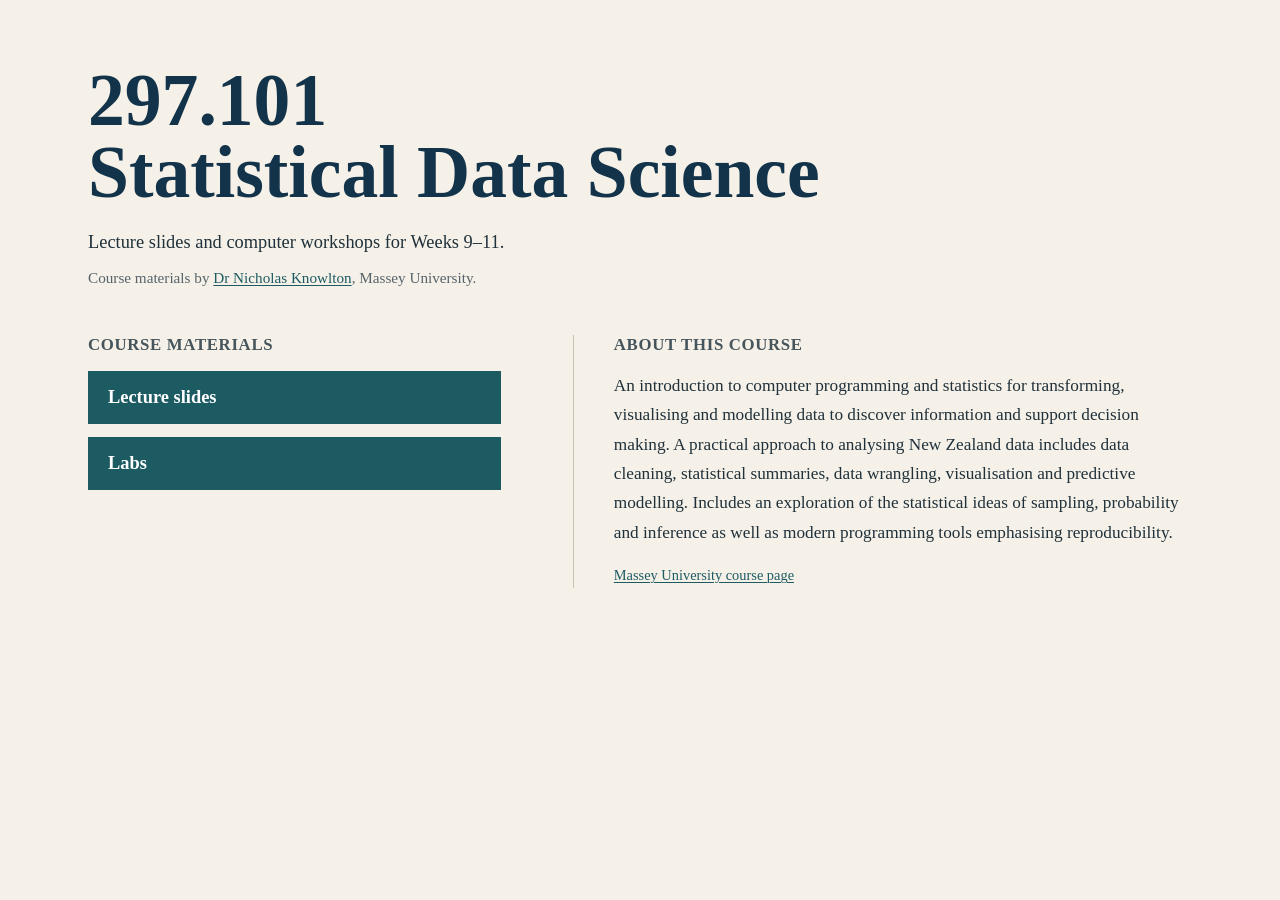
<file: site/index.html>
<!doctype html>
<html lang="en">
  <head>
    <meta charset="utf-8">
    <meta name="viewport" content="width=device-width, initial-scale=1">
    <title>297.101 Statistical Data Science | Dr Nicholas Knowlton</title>
    <meta name="description" content="Lecture slides and computer workshops for 297.101 Statistical Data Science at Massey University, taught by Dr Nicholas Knowlton.">
    <meta name="author" content="Dr Nicholas Knowlton">
    <link rel="canonical" href="https://knowlton.co.nz/297101/">
    <link rel="author" href="https://knowlton.co.nz/">
    <script type="application/ld+json">
      {
        "@context": "https://schema.org",
        "@type": "Course",
        "name": "297.101 Statistical Data Science",
        "description": "An introduction to computer programming and statistics for transforming, visualising and modelling data to discover information and support decision making. A practical approach to analysing New Zealand data includes data cleaning, statistical summaries, data wrangling, visualisation and predictive modelling. Includes an exploration of the statistical ideas of sampling, probability and inference as well as modern programming tools emphasising reproducibility.",
        "url": "https://knowlton.co.nz/297101/",
        "provider": {
          "@type": "CollegeOrUniversity",
          "name": "Massey University",
          "url": "https://www.massey.ac.nz/"
        },
        "author": {
          "@type": "Person",
          "name": "Nicholas Knowlton",
          "url": "https://knowlton.co.nz/",
          "sameAs": [
            "https://orcid.org/0000-0002-7022-3352",
            "https://scholar.google.com/citations?hl=en&user=Bb32KDoAAAAJ",
            "https://www.linkedin.com/in/nsknowlton/",
            "https://github.com/nknowlton",
            "https://www.massey.ac.nz/massey/expertise/profile.cfm?stref=284822",
            "https://profiles.auckland.ac.nz/n-knowlton"
          ]
        }
      }
    </script>
    <style>
      :root {
        color: #20313b;
        background: #f5f1e8;
        font-family: Georgia, serif;
      }

      * { box-sizing: border-box; }

      body {
        max-width: 72rem;
        margin: 0 auto;
        padding: 4rem 1.5rem;
      }

      header {
        max-width: 54rem;
        margin-bottom: 3rem;
      }

      h1 {
        font-size: clamp(2.6rem, 7vw, 4.6rem);
        line-height: 0.98;
        margin: 0;
        color: #12334a;
      }

      .lead {
        font-size: 1.15rem;
        line-height: 1.6;
        margin: 1.25rem 0 0;
      }

      .byline {
        margin: 0.7rem 0 0;
        font-size: 0.95rem;
        color: #56636b;
      }

      .byline a,
      .course-description a {
        color: #1d5b63;
        text-decoration-thickness: 1px;
        text-underline-offset: 0.15em;
      }

      .course-grid {
        display: grid;
        grid-template-columns: minmax(15rem, 0.9fr) minmax(0, 1.35fr);
        gap: clamp(2rem, 6vw, 4.5rem);
        align-items: start;
      }

      h2 {
        margin: 0 0 1rem;
        font-size: 1.05rem;
        letter-spacing: 0.04em;
        text-transform: uppercase;
        color: #46545c;
      }

      nav {
        display: grid;
        gap: 0.8rem;
      }

      nav a {
        display: block;
        background: #1d5b63;
        color: #fff;
        padding: 1rem 1.25rem;
        text-decoration: none;
        font-size: 1.15rem;
        font-weight: 600;
      }

      nav a:hover,
      nav a:focus-visible {
        background: #133f45;
      }

      .course-description {
        border-left: 1px solid #c9c3b8;
        padding-left: clamp(1.5rem, 4vw, 2.5rem);
      }

      .course-description p {
        margin: 0;
        font-size: 1.08rem;
        line-height: 1.7;
      }

      .course-description .source {
        margin-top: 1rem;
        font-size: 0.9rem;
        color: #667179;
      }

      @media (max-width: 720px) {
        body { padding-top: 2.5rem; }
        header { margin-bottom: 2.2rem; }
        .course-grid { grid-template-columns: 1fr; gap: 2.2rem; }
        .course-description {
          border-left: 0;
          border-top: 1px solid #c9c3b8;
          padding: 1.75rem 0 0;
        }
      }
    </style>
  </head>
  <body>
    <header>
      <h1>297.101<br>Statistical Data Science</h1>
      <p class="lead">Lecture slides and computer workshops for Weeks 9–11.</p>
      <p class="byline">Course materials by <a href="https://knowlton.co.nz/" rel="author">Dr Nicholas Knowlton</a>, Massey University.</p>
    </header>

    <main class="course-grid">
      <section aria-labelledby="materials-heading">
        <h2 id="materials-heading">Course materials</h2>
        <nav aria-label="Course materials">
          <a href="lectures/">Lecture slides</a>
          <a href="labs/">Labs</a>
        </nav>
      </section>

      <section class="course-description" aria-labelledby="description-heading">
        <h2 id="description-heading">About this course</h2>
        <p>An introduction to computer programming and statistics for transforming, visualising and modelling data to discover information and support decision making. A practical approach to analysing New Zealand data includes data cleaning, statistical summaries, data wrangling, visualisation and predictive modelling. Includes an exploration of the statistical ideas of sampling, probability and inference as well as modern programming tools emphasising reproducibility.</p>
        <p class="source"><a href="https://www.massey.ac.nz/study/courses/statistical-data-science-297101/">Massey University course page</a></p>
      </section>
    </main>
  </body>
</html>
</file>
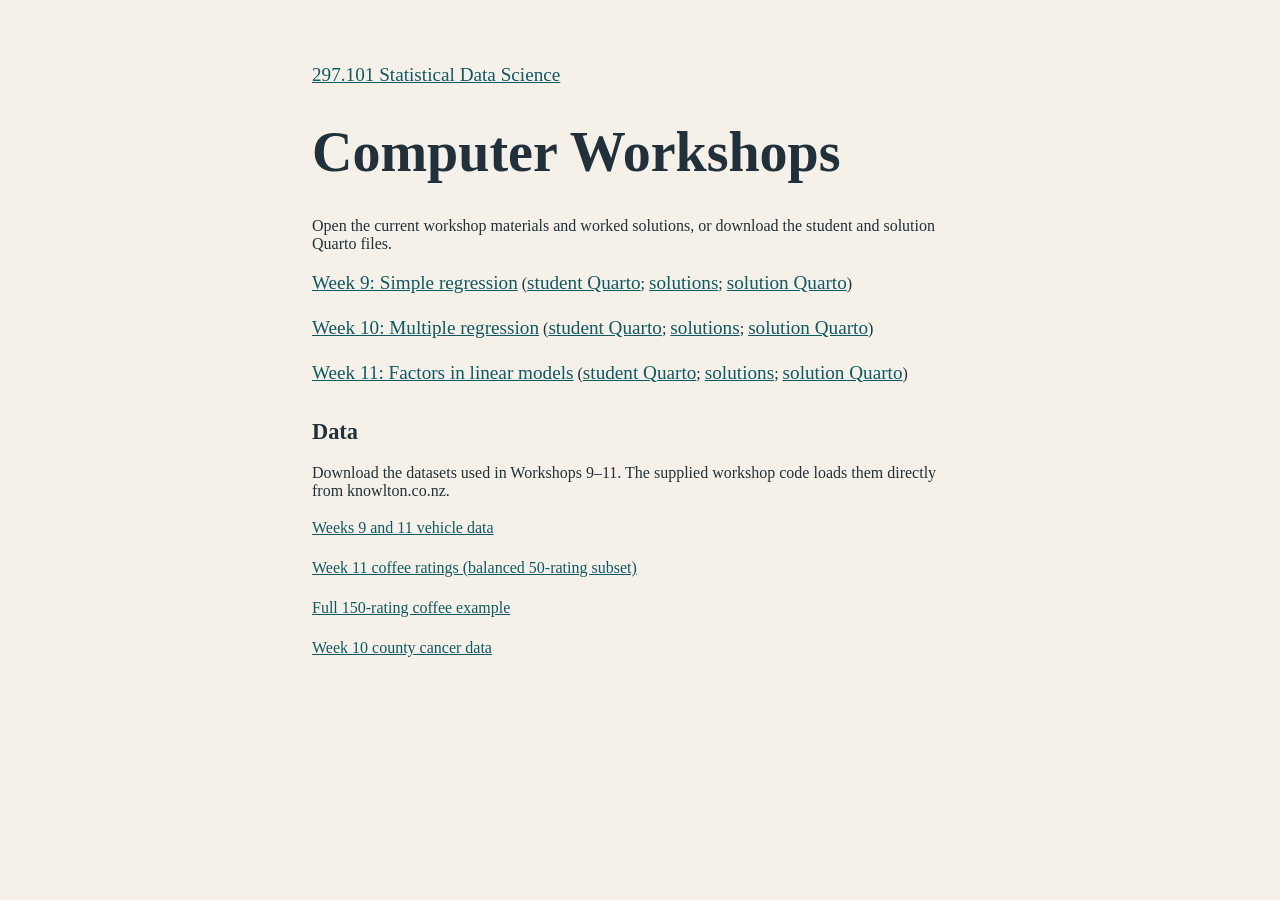
<file: site/labs/index.html>
<!doctype html>
<html lang="en">
  <head>
    <meta charset="utf-8">
    <meta name="viewport" content="width=device-width, initial-scale=1">
    <title>Labs | 297.101 Statistical Data Science</title>
    <style>
      :root { color: #20313b; background: #f5f1e8; font-family: Georgia, serif; }
      body { box-sizing: border-box; max-width: 44rem; margin: 0 auto; padding: 3rem 1.5rem; }
      h1 { font-size: clamp(2rem, 6vw, 3.5rem); line-height: 1; }
      h2 { font-size: 1.4rem; margin-top: 2rem; }
      ul { list-style: none; padding: 0; }
      li { margin: 1rem 0; line-height: 1.5; }
      a { color: #0f5964; font-size: 1.2rem; }
      .download { font-size: 1rem; }
      .back { font-size: 1rem; }
    </style>
  </head>
  <body>
    <p class="back"><a href="../">297.101 Statistical Data Science</a></p>
    <h1>Computer Workshops</h1>
    <p>Open the current workshop materials and worked solutions, or download the student and solution Quarto files.</p>
    <ul>
      <li><a href="Workshop_Week09_SLR.html">Week 9: Simple regression</a> <span class="download">(<a href="Workshop_Week09_SLR.qmd" download>student Quarto</a>; <a href="Workshop_Week09_SLR_guide.html">solutions</a>; <a href="Workshop_Week09_SLR_guide.qmd" download>solution Quarto</a>)</span></li>
      <li><a href="Workshop_Week10_MLR.html">Week 10: Multiple regression</a> <span class="download">(<a href="Workshop_Week10_MLR.qmd" download>student Quarto</a>; <a href="Workshop_Week10_MLR_guide.html">solutions</a>; <a href="Workshop_Week10_MLR_guide.qmd" download>solution Quarto</a>)</span></li>
      <li><a href="Workshop_Week11_Factors.html">Week 11: Factors in linear models</a> <span class="download">(<a href="Workshop_Week11_Factors.qmd" download>student Quarto</a>; <a href="Workshop_Week11_Factors_guide.html">solutions</a>; <a href="Workshop_Week11_Factors_guide.qmd" download>solution Quarto</a>)</span></li>
    </ul>
    <h2>Data</h2>
    <p>Download the datasets used in Workshops 9–11. The supplied workshop code loads them directly from knowlton.co.nz.</p>
    <ul>
      <li><a class="download" href="nz_vehicles_2025.csv" download>Weeks 9 and 11 vehicle data</a></li>
      <li><a class="download" href="coffee_tasting_balanced.csv" download>Week 11 coffee ratings (balanced 50-rating subset)</a></li>
      <li><a class="download" href="coffee_tasting_example.csv" download>Full 150-rating coffee example</a></li>
      <li><a class="download" href="regression/cancer_data.csv" download>Week 10 county cancer data</a></li>
    </ul>
  </body>
</html>
</file>
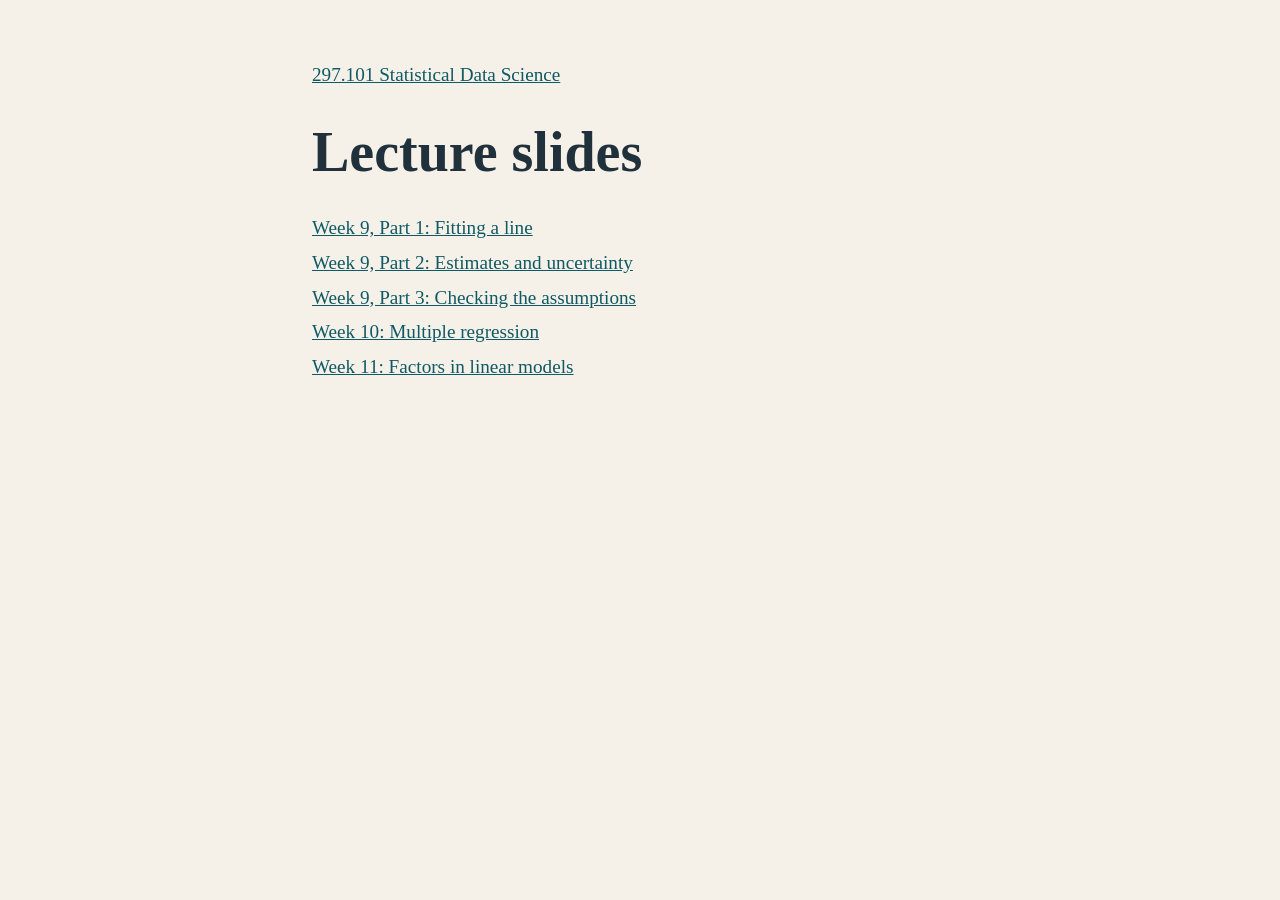
<file: site/lectures/index.html>
<!doctype html>
<html lang="en">
  <head>
    <meta charset="utf-8">
    <meta name="viewport" content="width=device-width, initial-scale=1">
    <title>Lecture slides | 297.101 Statistical Data Science</title>
    <style>
      :root { color: #20313b; background: #f5f1e8; font-family: Georgia, serif; }
      body { box-sizing: border-box; max-width: 44rem; margin: 0 auto; padding: 3rem 1.5rem; }
      h1 { font-size: clamp(2rem, 6vw, 3.5rem); line-height: 1; }
      ul { list-style: none; padding: 0; }
      li { margin: 0.8rem 0; }
      a { color: #0f5964; font-size: 1.2rem; }
      .back { font-size: 1rem; }
    </style>
  </head>
  <body>
    <p class="back"><a href="../">297.101 Statistical Data Science</a></p>
    <h1>Lecture slides</h1>
    <ul>
      <li><a href="09_slr_01_fitting.html">Week 9, Part 1: Fitting a line</a></li>
      <li><a href="09_slr_02_inference.html">Week 9, Part 2: Estimates and uncertainty</a></li>
      <li><a href="09_slr_03_diagnostics.html">Week 9, Part 3: Checking the assumptions</a></li>
      <li><a href="10_mlr.html">Week 10: Multiple regression</a></li>
      <li><a href="11_factors.html">Week 11: Factors in linear models</a></li>
    </ul>
  </body>
</html>
</file>
